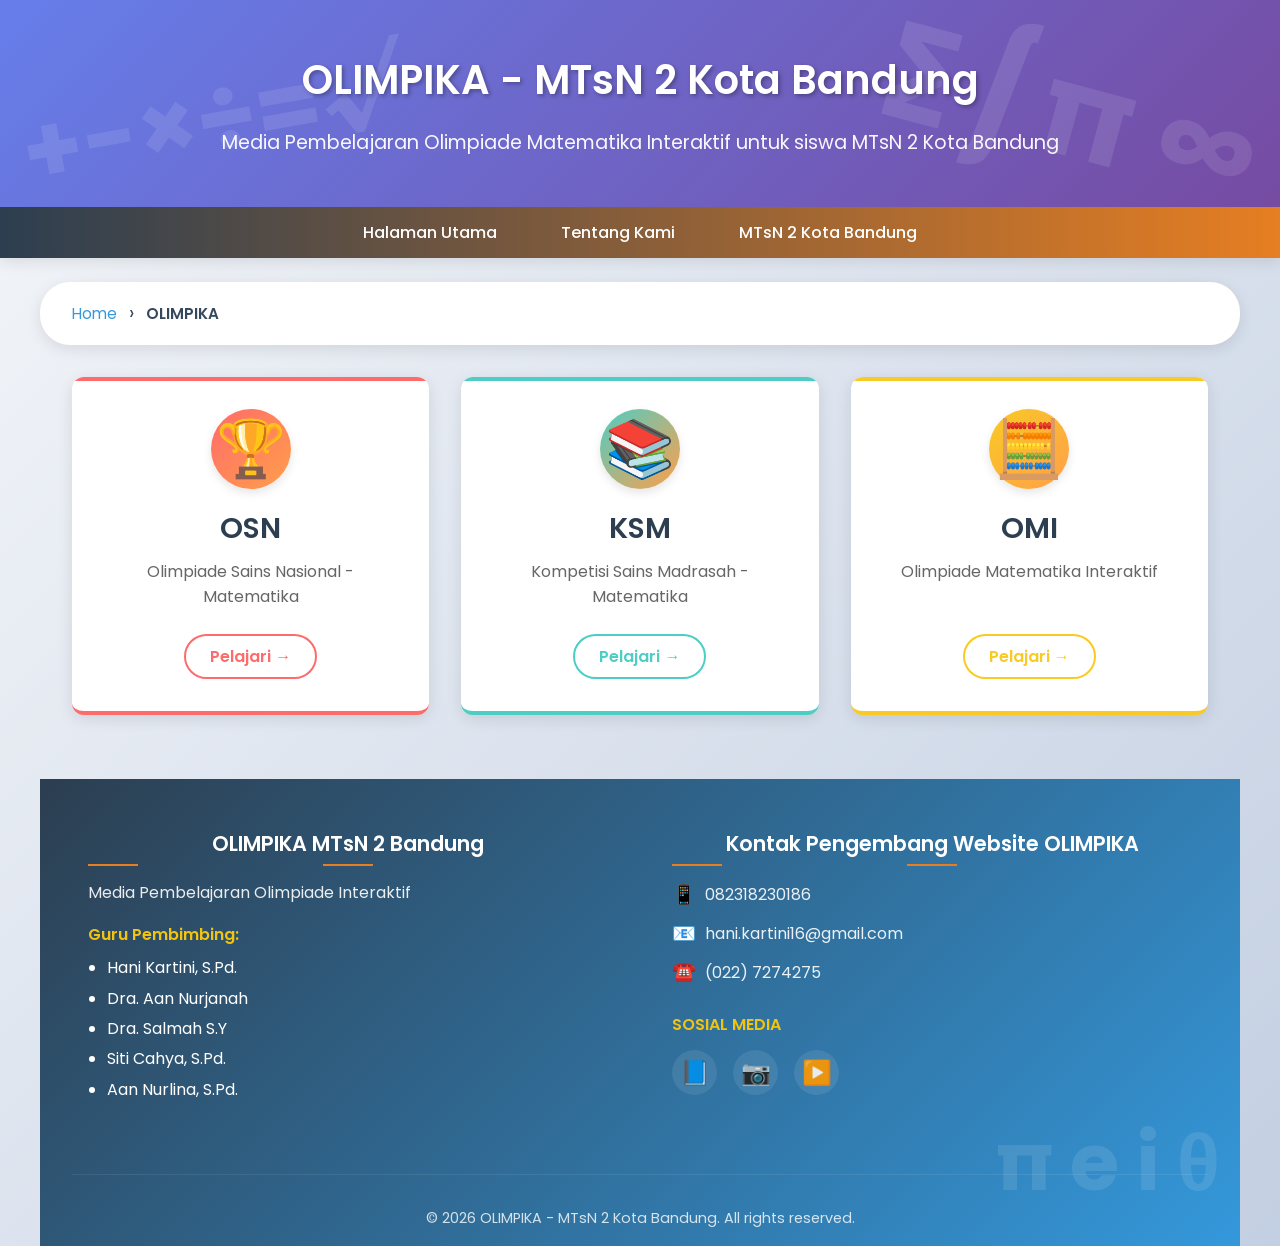
<file: index.html>
<!DOCTYPE html>
<html lang="id">
<head>
    <meta charset="UTF-8">
    <meta name="viewport" content="width=device-width, initial-scale=1.0">
    <title>OLIMPIKA - MTsN 2 Kota Bandung</title>
    
    <!-- Google Fonts - Poppins -->
    <link rel="preconnect" href="https://fonts.googleapis.com">
    <link rel="preconnect" href="https://fonts.gstatic.com" crossorigin>
    <link href="https://fonts.googleapis.com/css2?family=Poppins:wght@300;400;500;600;700&display=swap" rel="stylesheet">
    
    <!-- CSS -->
    <link rel="stylesheet" href="design.css">
</head>
<body>
    <!-- HEADER (dari JavaScript) -->
    <div id="header-placeholder"></div>

    <!-- BREADCRUMB (Langsung di HTML) -->
    <div class="breadcrumb">
        <a href="index.html">Home</a> <span class="separator">›</span>
        <span class="current">OLIMPIKA</span>
    </div>

    <!-- KONTEN UTAMA (Kartu OSN, KSM, OMI - Langsung di HTML) -->
    <main>
        <div class="cards-container">
            <a href="osn/osn.html" class="card" style="--card-color: #ff6b6b">
                <div class="card-icon">🏆</div>
                <h3>OSN</h3>
                <p>Olimpiade Sains Nasional - Matematika</p>
                <span class="card-link">Pelajari →</span>
            </a>
            
            <a href="ksm/ksm.html" class="card" style="--card-color: #4ecdc4">
                <div class="card-icon">📚</div>
                <h3>KSM</h3>
                <p>Kompetisi Sains Madrasah - Matematika</p>
                <span class="card-link">Pelajari →</span>
            </a>
            
            <a href="omi/omi.html" class="card" style="--card-color: #f9ca24">
                <div class="card-icon">🧮</div>
                <h3>OMI</h3>
                <p>Olimpiade Matematika Interaktif</p>
                <span class="card-link">Pelajari →</span>
            </a>
        </div>
    </main>

    <!-- FOOTER (dari JavaScript) -->
    <div id="footer-placeholder"></div>

    <!-- JavaScript -->
    <script src="script.js"></script>
</body>
</html>
</file>
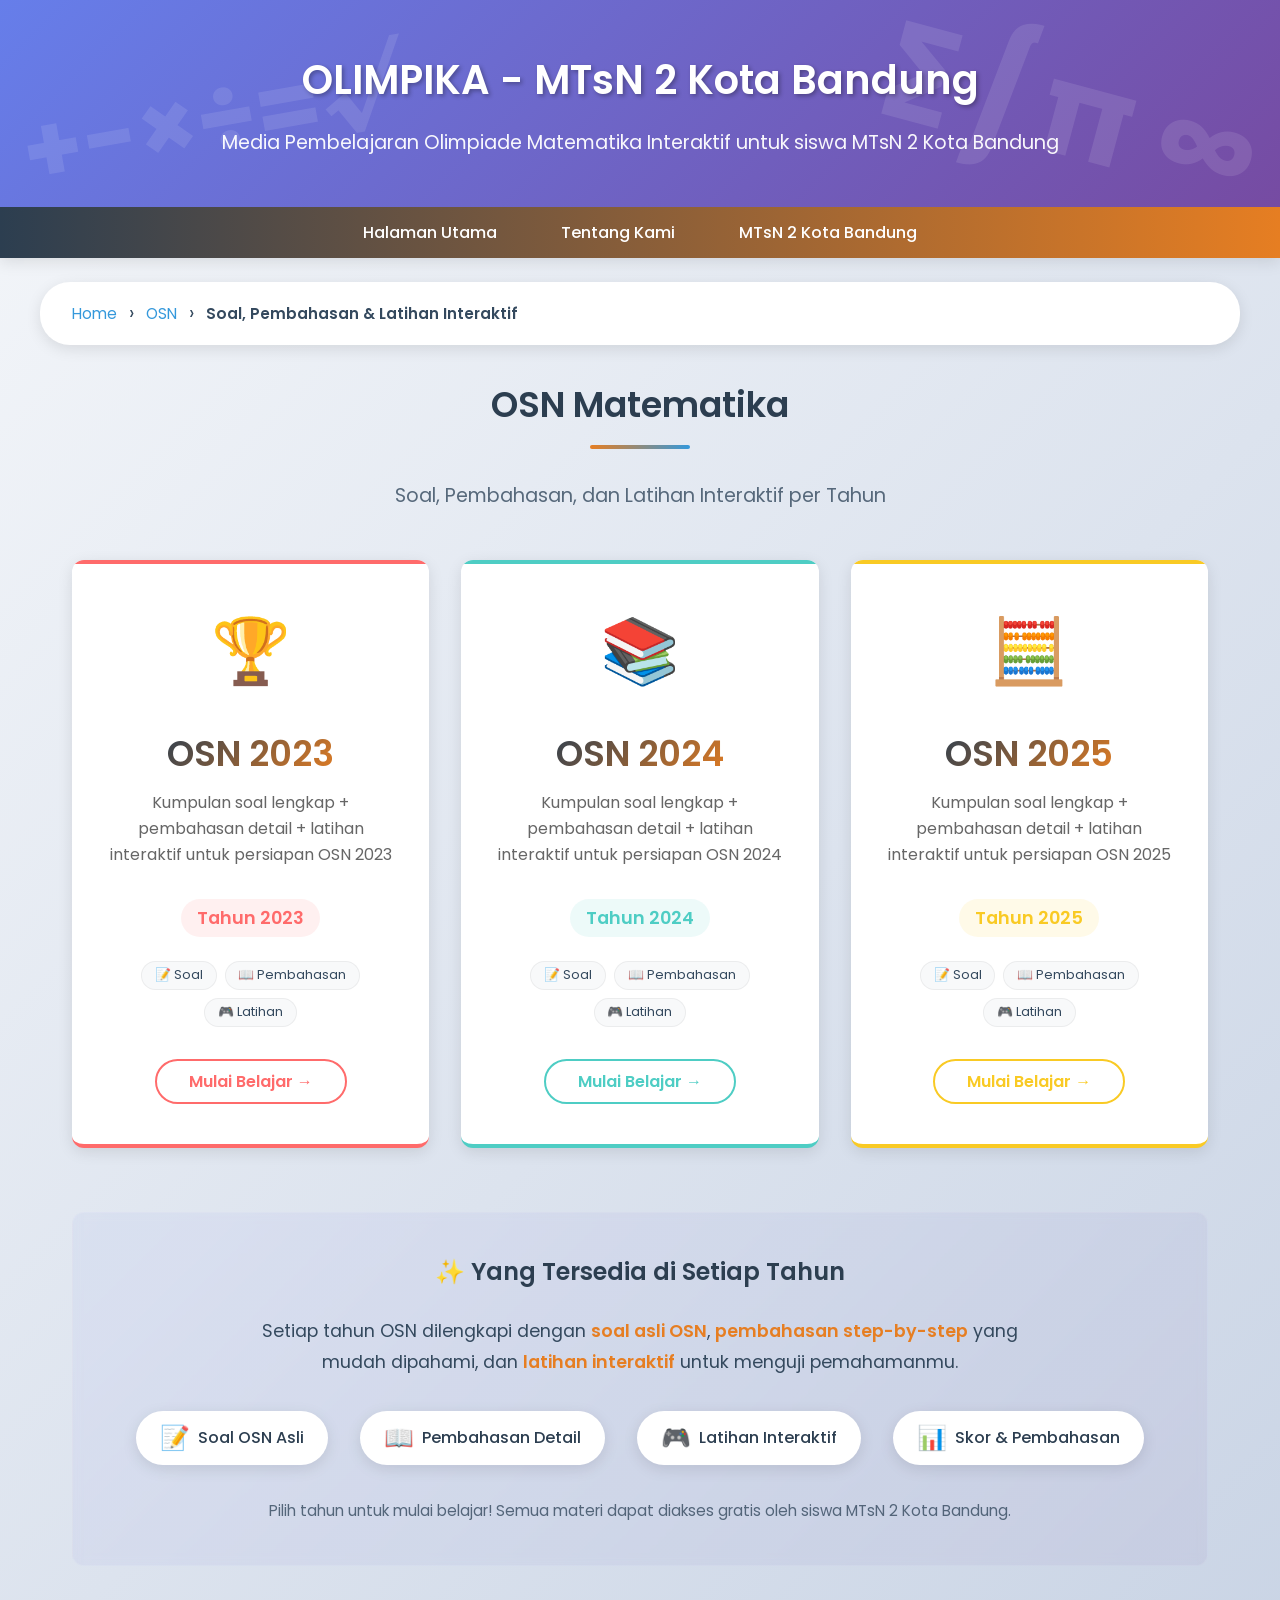
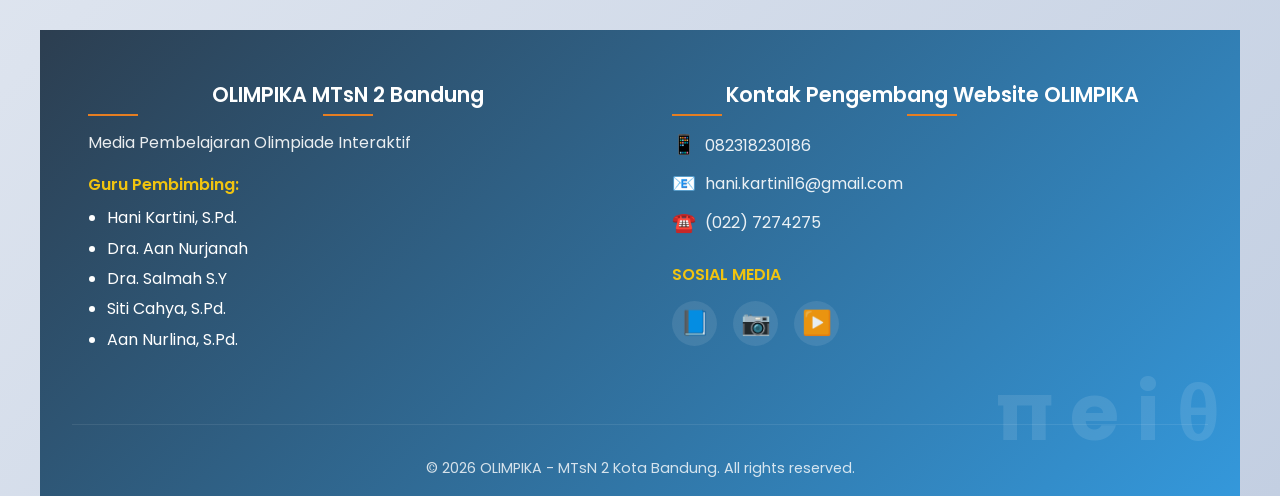
<file: osn/osn.html>
<!DOCTYPE html>
<html lang="id">
<head>
    <meta charset="UTF-8">
    <meta name="viewport" content="width=device-width, initial-scale=1.0">
    <title>OSN - OLIMPIKA MTsN 2 Kota Bandung</title>
    
    <!-- Google Fonts - Poppins -->
    <link rel="preconnect" href="https://fonts.googleapis.com">
    <link rel="preconnect" href="https://fonts.gstatic.com" crossorigin>
    <link href="https://fonts.googleapis.com/css2?family=Poppins:wght@300;400;500;600;700&display=swap" rel="stylesheet">
    
    <!-- CSS -->
    <link rel="stylesheet" href="../design.css">
    
    <!-- Additional CSS for OSN page -->
    <style>
        /* Tambahan styling khusus untuk halaman OSN */
        .osn-container {
            max-width: 1200px;
            margin: 2rem auto;
            padding: 0 2rem;
        }
        
        .page-title {
            text-align: center;
            margin-bottom: 2rem;
            color: var(--primary-color);
            font-size: 2.2rem;
            position: relative;
            padding-bottom: 1rem;
        }
        
        .page-title::after {
            content: '';
            position: absolute;
            bottom: 0;
            left: 50%;
            transform: translateX(-50%);
            width: 100px;
            height: 4px;
            background: linear-gradient(90deg, var(--secondary-color), var(--accent1));
            border-radius: 2px;
        }
        
        .page-subtitle {
            text-align: center;
            color: var(--dark-text);
            font-size: 1.2rem;
            margin-bottom: 3rem;
            opacity: 0.8;
        }
        
        .osn-cards {
            display: grid;
            grid-template-columns: repeat(auto-fit, minmax(300px, 1fr));
            gap: 2rem;
            margin-top: 2rem;
        }
        
        .osn-card {
            background: var(--white);
            border-radius: var(--border-radius);
            padding: 2.5rem 2rem;
            text-decoration: none;
            color: var(--dark-text);
            box-shadow: var(--shadow);
            transition: all 0.3s ease;
            position: relative;
            overflow: hidden;
            display: flex;
            flex-direction: column;
            align-items: center;
            text-align: center;
            border-bottom: 4px solid;
        }
        
        .osn-card[data-year="2023"] {
            border-bottom-color: #ff6b6b;
        }
        
        .osn-card[data-year="2024"] {
            border-bottom-color: #4ecdc4;
        }
        
        .osn-card[data-year="2025"] {
            border-bottom-color: #f9ca24;
        }
        
        .osn-card::before {
            content: '';
            position: absolute;
            top: 0;
            left: 0;
            right: 0;
            height: 4px;
        }
        
        .osn-card[data-year="2023"]::before {
            background: #ff6b6b;
        }
        
        .osn-card[data-year="2024"]::before {
            background: #4ecdc4;
        }
        
        .osn-card[data-year="2025"]::before {
            background: #f9ca24;
        }
        
        .osn-card:hover {
            transform: translateY(-10px);
            box-shadow: 0 8px 25px rgba(0,0,0,0.15);
        }
        
        .osn-card:hover .osn-card-icon {
            transform: scale(1.1) rotate(5deg);
        }
        
        .osn-card-icon {
            font-size: 4rem;
            margin-bottom: 1.5rem;
            transition: transform 0.3s ease;
        }
        
        .osn-card h3 {
            font-size: 2.2rem;
            margin-bottom: 0.5rem;
            background: linear-gradient(135deg, var(--primary-color), var(--secondary-color));
            -webkit-background-clip: text;
            -webkit-text-fill-color: transparent;
        }
        
        .osn-card p {
            color: #666;
            margin-bottom: 1.5rem;
            font-size: 1rem;
            line-height: 1.6;
        }
        
        .osn-card .year-badge {
            background: rgba(0,0,0,0.05);
            padding: 0.3rem 1rem;
            border-radius: 20px;
            font-weight: 600;
            font-size: 1.1rem;
            margin: 0.5rem 0;
        }
        
        .osn-card[data-year="2023"] .year-badge {
            color: #ff6b6b;
            background: rgba(255,107,107,0.1);
        }
        
        .osn-card[data-year="2024"] .year-badge {
            color: #4ecdc4;
            background: rgba(78,205,196,0.1);
        }
        
        .osn-card[data-year="2025"] .year-badge {
            color: #f9ca24;
            background: rgba(249,202,36,0.1);
        }
        
        .feature-tags {
            display: flex;
            gap: 0.5rem;
            flex-wrap: wrap;
            justify-content: center;
            margin: 1rem 0;
        }
        
        .feature-tag {
            background: var(--light-bg);
            padding: 0.2rem 0.8rem;
            border-radius: 15px;
            font-size: 0.8rem;
            color: var(--dark-text);
            border: 1px solid rgba(0,0,0,0.05);
        }
        
        .osn-card .card-link {
            margin-top: 1rem;
            padding: 0.5rem 2rem;
            border-radius: 25px;
            font-weight: 600;
            transition: all 0.3s ease;
        }
        
        .osn-card[data-year="2023"] .card-link {
            color: #ff6b6b;
            border: 2px solid #ff6b6b;
        }
        
        .osn-card[data-year="2024"] .card-link {
            color: #4ecdc4;
            border: 2px solid #4ecdc4;
        }
        
        .osn-card[data-year="2025"] .card-link {
            color: #f9ca24;
            border: 2px solid #f9ca24;
        }
        
        .osn-card:hover .card-link {
            background: currentColor;
            color: var(--white) !important;
        }
        
        .osn-card[data-year="2023"]:hover .card-link {
            background: #ff6b6b;
            border-color: #ff6b6b;
        }
        
        .osn-card[data-year="2024"]:hover .card-link {
            background: #4ecdc4;
            border-color: #4ecdc4;
        }
        
        .osn-card[data-year="2025"]:hover .card-link {
            background: #f9ca24;
            border-color: #f9ca24;
        }
        
        /* Info tambahan */
        .osn-info {
            margin-top: 4rem;
            padding: 2.5rem;
            background: linear-gradient(135deg, #667eea10 0%, #764ba210 100%);
            border-radius: var(--border-radius);
            text-align: center;
            border: 1px solid rgba(255,255,255,0.1);
            backdrop-filter: blur(5px);
        }
        
        .osn-info h3 {
            color: var(--primary-color);
            margin-bottom: 1.5rem;
            font-size: 1.5rem;
        }
        
        .osn-info p {
            color: var(--dark-text);
            font-size: 1.1rem;
            line-height: 1.8;
            max-width: 800px;
            margin: 0 auto;
        }
        
        .osn-info .highlight {
            color: var(--secondary-color);
            font-weight: 600;
        }
        
        .feature-list {
            display: flex;
            flex-wrap: wrap;
            justify-content: center;
            gap: 2rem;
            margin-top: 2rem;
        }
        
        .feature-item {
            display: flex;
            align-items: center;
            gap: 0.5rem;
            background: var(--white);
            padding: 0.5rem 1.5rem;
            border-radius: 30px;
            box-shadow: var(--shadow);
        }
        
        .feature-icon {
            font-size: 1.5rem;
        }
        
        .feature-text {
            font-weight: 500;
            color: var(--primary-color);
        }
        
        /* Responsive */
        @media (max-width: 768px) {
            .page-title {
                font-size: 1.8rem;
            }
            
            .page-subtitle {
                font-size: 1rem;
                margin-bottom: 2rem;
            }
            
            .osn-cards {
                grid-template-columns: 1fr;
            }
            
            .osn-card {
                padding: 2rem;
            }
            
            .osn-card h3 {
                font-size: 2rem;
            }
            
            .feature-list {
                gap: 1rem;
            }
            
            .feature-item {
                padding: 0.4rem 1rem;
            }
        }
        
        @media (max-width: 480px) {
            .osn-container {
                padding: 0 1rem;
            }
            
            .page-title {
                font-size: 1.5rem;
            }
            
            .osn-info {
                padding: 1.5rem;
            }
            
            .osn-info p {
                font-size: 1rem;
            }
            
            .feature-list {
                flex-direction: column;
                align-items: center;
            }
        }
    </style>
</head>
<body>
    <!-- HEADER (dari JavaScript) -->
    <div id="header-placeholder"></div>

    <!-- BREADCRUMB (Langsung di HTML) -->
    <div class="breadcrumb">
        <a href="../index.html">Home</a> <span class="separator">›</span>
        <a href="osn.html">OSN</a> <span class="separator">›</span>
        <span class="current">Soal, Pembahasan & Latihan Interaktif</span>
    </div>

    <!-- KONTEN UTAMA OSN -->
    <main>
        <div class="osn-container">
            <h2 class="page-title">OSN Matematika</h2>
            <p class="page-subtitle">Soal, Pembahasan, dan Latihan Interaktif per Tahun</p>
            
            <div class="osn-cards">
                <!-- Kartu OSN 2023 -->
                <a href="osn20231.html" class="osn-card" data-year="2023">
                    <div class="osn-card-icon">🏆</div>
                    <h3>OSN 2023</h3>
                    <p>Kumpulan soal lengkap + pembahasan detail + latihan interaktif untuk persiapan OSN 2023</p>
                    <span class="year-badge">Tahun 2023</span>
                    <div class="feature-tags">
                        <span class="feature-tag">📝 Soal</span>
                        <span class="feature-tag">📖 Pembahasan</span>
                        <span class="feature-tag">🎮 Latihan</span>
                    </div>
                    <span class="card-link">Mulai Belajar →</span>
                </a>
                
                <!-- Kartu OSN 2024 -->
                <a href="osn20241.html" class="osn-card" data-year="2024">
                    <div class="osn-card-icon">📚</div>
                    <h3>OSN 2024</h3>
                    <p>Kumpulan soal lengkap + pembahasan detail + latihan interaktif untuk persiapan OSN 2024</p>
                    <span class="year-badge">Tahun 2024</span>
                    <div class="feature-tags">
                        <span class="feature-tag">📝 Soal</span>
                        <span class="feature-tag">📖 Pembahasan</span>
                        <span class="feature-tag">🎮 Latihan</span>
                    </div>
                    <span class="card-link">Mulai Belajar →</span>
                </a>
                
                <!-- Kartu OSN 2025 -->
                <a href="osn20251.html" class="osn-card" data-year="2025">
                    <div class="osn-card-icon">🧮</div>
                    <h3>OSN 2025</h3>
                    <p>Kumpulan soal lengkap + pembahasan detail + latihan interaktif untuk persiapan OSN 2025</p>
                    <span class="year-badge">Tahun 2025</span>
                    <div class="feature-tags">
                        <span class="feature-tag">📝 Soal</span>
                        <span class="feature-tag">📖 Pembahasan</span>
                        <span class="feature-tag">🎮 Latihan</span>
                    </div>
                    <span class="card-link">Mulai Belajar →</span>
                </a>
            </div>
            
            <!-- Informasi Fitur -->
            <div class="osn-info">
                <h3>✨ Yang Tersedia di Setiap Tahun</h3>
                <p>Setiap tahun OSN dilengkapi dengan <span class="highlight">soal asli OSN</span>, <span class="highlight">pembahasan step-by-step</span> yang mudah dipahami, dan <span class="highlight">latihan interaktif</span> untuk menguji pemahamanmu.</p>
                
                <div class="feature-list">
                    <div class="feature-item">
                        <span class="feature-icon">📝</span>
                        <span class="feature-text">Soal OSN Asli</span>
                    </div>
                    <div class="feature-item">
                        <span class="feature-icon">📖</span>
                        <span class="feature-text">Pembahasan Detail</span>
                    </div>
                    <div class="feature-item">
                        <span class="feature-icon">🎮</span>
                        <span class="feature-text">Latihan Interaktif</span>
                    </div>
                    <div class="feature-item">
                        <span class="feature-icon">📊</span>
                        <span class="feature-text">Skor & Pembahasan</span>
                    </div>
                </div>
                
                <p style="margin-top: 2rem; font-size: 0.95rem; opacity: 0.8;">Pilih tahun untuk mulai belajar! Semua materi dapat diakses gratis oleh siswa MTsN 2 Kota Bandung.</p>
            </div>
        </div>
    </main>

    <!-- FOOTER (dari JavaScript) -->
    <div id="footer-placeholder"></div>

    <!-- JavaScript -->
    <script src="../script.js"></script>
</body>
</html>
</file>
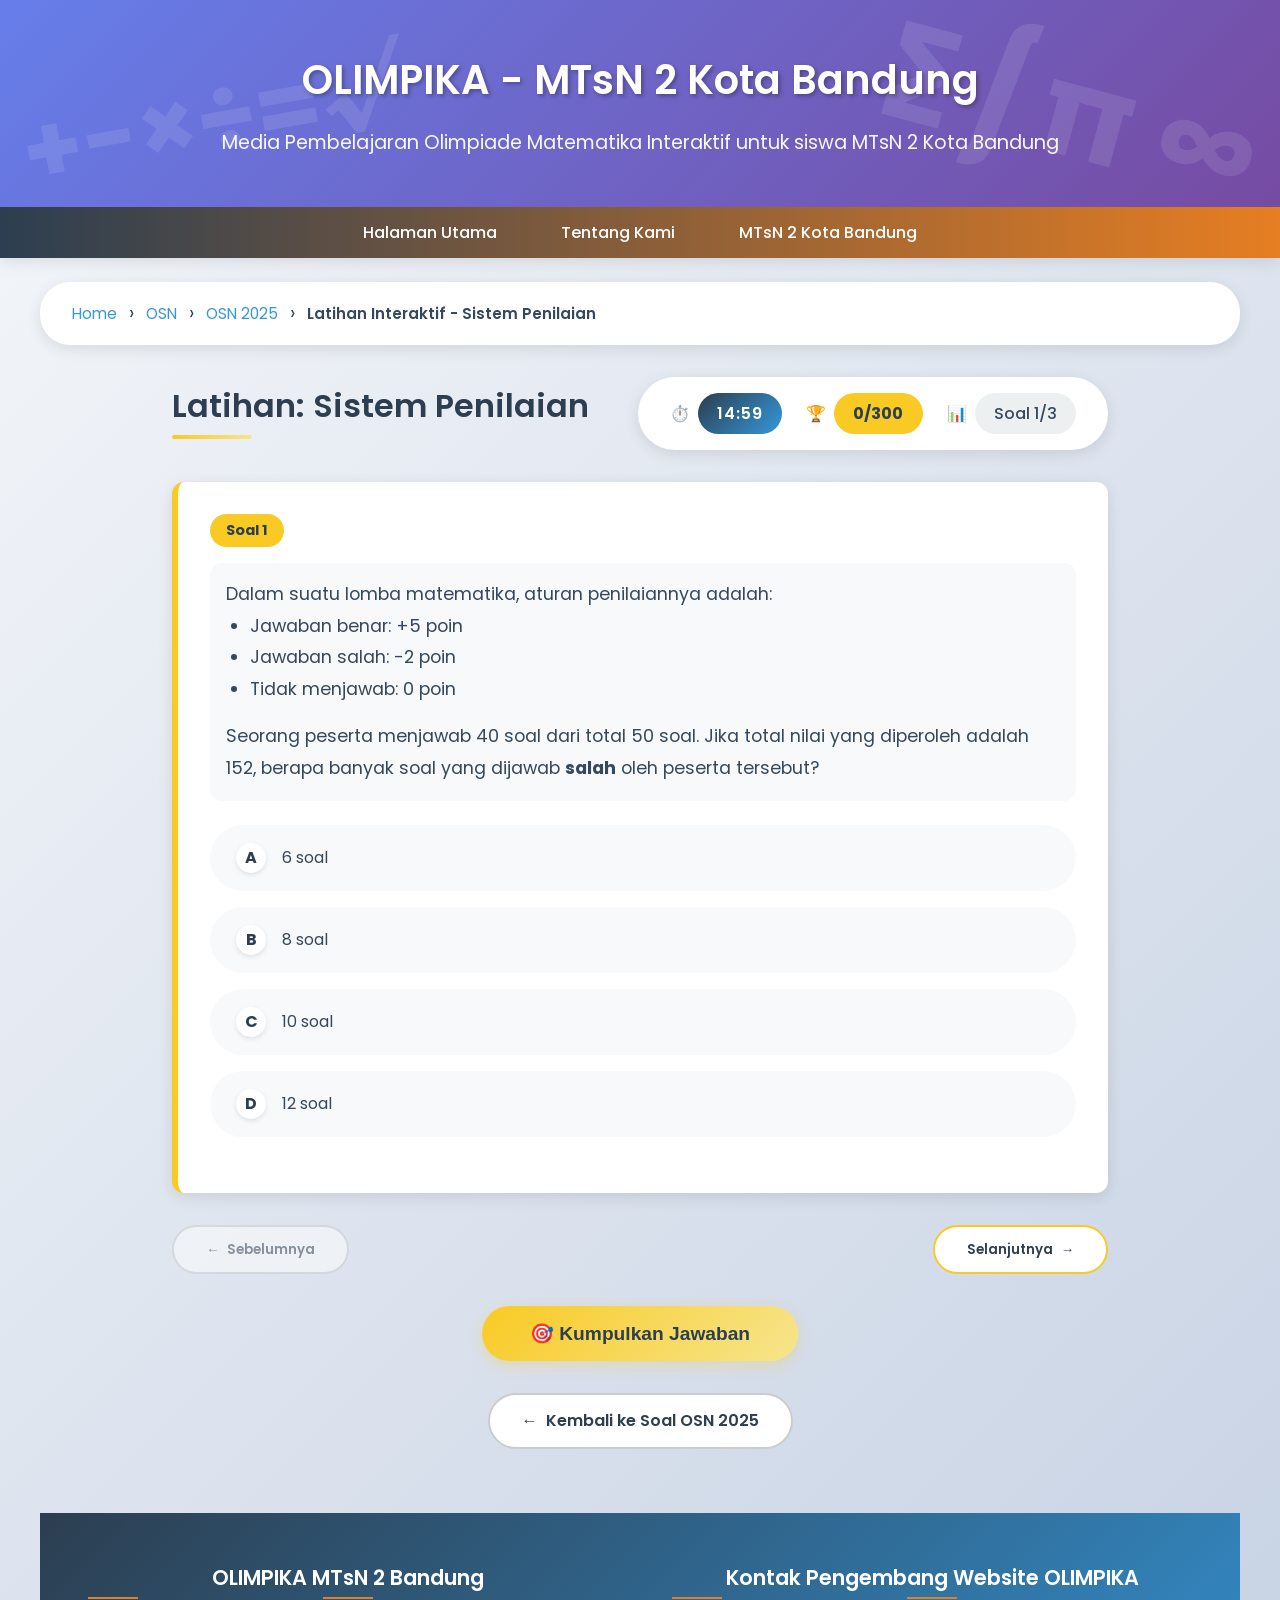
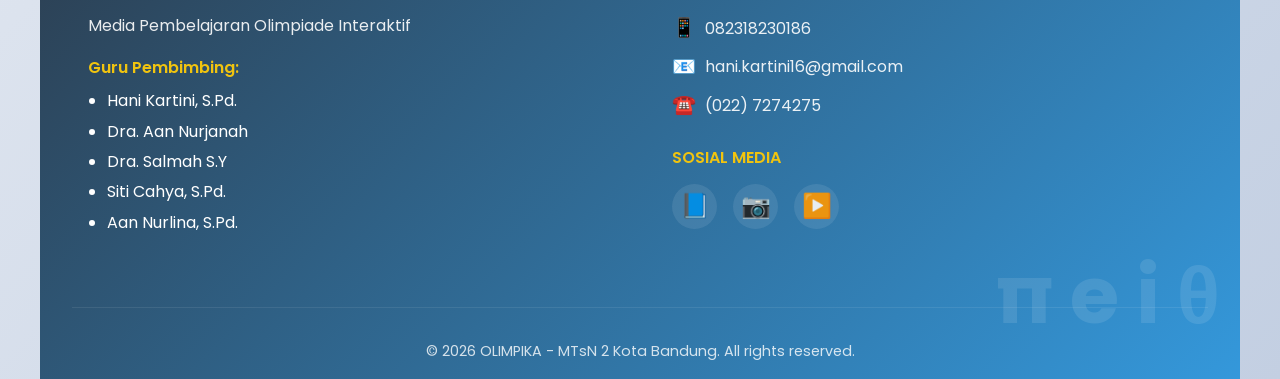
<file: osn/osn25interaktif1.html>
<!DOCTYPE html>
<html lang="id">
<head>
    <meta charset="UTF-8">
    <meta name="viewport" content="width=device-width, initial-scale=1.0">
    <title>Latihan Interaktif - Sistem Penilaian - OSN 2025</title>
    
    <!-- Google Fonts - Poppins -->
    <link rel="preconnect" href="https://fonts.googleapis.com">
    <link rel="preconnect" href="https://fonts.gstatic.com" crossorigin>
    <link href="https://fonts.googleapis.com/css2?family=Poppins:wght@300;400;500;600;700&display=swap" rel="stylesheet">
    
    <!-- CSS -->
    <link rel="stylesheet" href="../design.css">
    
    <style>
        /* Styling untuk halaman latihan interaktif */
        .latihan-container {
            max-width: 1000px;
            margin: 2rem auto;
            padding: 0 2rem;
        }
        
        .latihan-header {
            display: flex;
            justify-content: space-between;
            align-items: center;
            margin-bottom: 2rem;
            flex-wrap: wrap;
            gap: 1rem;
        }
        
        .latihan-title {
            font-size: 2rem;
            color: var(--primary-color);
            position: relative;
            padding-bottom: 0.5rem;
        }
        
        .latihan-title::after {
            content: '';
            position: absolute;
            bottom: 0;
            left: 0;
            width: 80px;
            height: 4px;
            background: linear-gradient(90deg, #f9ca24, #f6e58d);
            border-radius: 2px;
        }
        
        .stats-container {
            display: flex;
            gap: 1.5rem;
            background: var(--white);
            padding: 1rem 2rem;
            border-radius: 60px;
            box-shadow: var(--shadow);
            flex-wrap: wrap;
            justify-content: center;
        }
        
        .stat-item {
            display: flex;
            align-items: center;
            gap: 0.5rem;
            font-weight: 500;
        }
        
        .timer {
            background: linear-gradient(135deg, #2c3e50, #3498db);
            color: white;
            padding: 0.5rem 1.2rem;
            border-radius: 30px;
            font-weight: 600;
            letter-spacing: 1px;
        }
        
        .timer.warning {
            background: linear-gradient(135deg, #e74c3c, #c0392b);
            animation: pulse 1s infinite;
        }
        
        @keyframes pulse {
            0%, 100% { transform: scale(1); }
            50% { transform: scale(1.05); }
        }
        
        .score {
            background: #f9ca24;
            color: var(--primary-color);
            padding: 0.5rem 1.2rem;
            border-radius: 30px;
            font-weight: 700;
        }
        
        .progress {
            background: #ecf0f1;
            padding: 0.5rem 1.2rem;
            border-radius: 30px;
        }
        
        .soal-card {
            background: var(--white);
            border-radius: var(--border-radius);
            padding: 2rem;
            margin-bottom: 2rem;
            box-shadow: var(--shadow);
            border-left: 6px solid #f9ca24;
        }
        
        .soal-number {
            display: inline-block;
            background: #f9ca24;
            color: var(--primary-color);
            font-weight: 700;
            padding: 0.3rem 1rem;
            border-radius: 20px;
            margin-bottom: 1rem;
            font-size: 0.9rem;
        }
        
        .soal-text {
            font-size: 1.1rem;
            line-height: 1.8;
            margin-bottom: 1.5rem;
            color: var(--dark-text);
            padding: 1rem;
            background: #f8f9fa;
            border-radius: 12px;
        }
        
        .soal-text .math {
            font-size: 1.2rem;
            font-weight: 500;
            color: var(--primary-color);
            background: rgba(249, 202, 36, 0.1);
            padding: 0.2rem 0.5rem;
            border-radius: 6px;
            display: inline-block;
        }
        
        .options-container {
            display: flex;
            flex-direction: column;
            gap: 1rem;
            margin: 1.5rem 0;
        }
        
        .option {
            display: flex;
            align-items: center;
            padding: 1rem 1.5rem;
            background: #f8f9fa;
            border: 2px solid transparent;
            border-radius: 50px;
            cursor: pointer;
            transition: all 0.3s ease;
            font-size: 1rem;
        }
        
        .option:hover {
            background: #e9ecef;
            transform: translateX(5px);
        }
        
        .option.selected {
            background: rgba(249, 202, 36, 0.2);
            border-color: #f9ca24;
        }
        
        .option.correct {
            background: rgba(46, 204, 113, 0.2);
            border-color: #2ecc71;
        }
        
        .option.wrong {
            background: rgba(231, 76, 60, 0.1);
            border-color: #e74c3c;
        }
        
        .option.disabled {
            pointer-events: none;
            opacity: 0.7;
        }
        
        .option-prefix {
            width: 30px;
            height: 30px;
            background: var(--white);
            border-radius: 50%;
            display: flex;
            align-items: center;
            justify-content: center;
            margin-right: 1rem;
            font-weight: 700;
            color: var(--primary-color);
            box-shadow: 0 2px 5px rgba(0,0,0,0.1);
        }
        
        .option.selected .option-prefix {
            background: #f9ca24;
            color: white;
        }
        
        .feedback {
            margin-top: 1rem;
            padding: 1rem;
            border-radius: 12px;
            display: none;
        }
        
        .feedback.show {
            display: block;
        }
        
        .feedback.correct {
            background: rgba(46, 204, 113, 0.1);
            border-left: 4px solid #2ecc71;
        }
        
        .feedback.wrong {
            background: rgba(231, 76, 60, 0.1);
            border-left: 4px solid #e74c3c;
        }
        
        .navigation-buttons {
            display: flex;
            justify-content: space-between;
            margin: 2rem 0;
            flex-wrap: wrap;
            gap: 1rem;
        }
        
        .nav-btn {
            padding: 0.8rem 2rem;
            border: none;
            background: var(--white);
            color: var(--primary-color);
            font-weight: 600;
            border-radius: 40px;
            cursor: pointer;
            transition: all 0.3s ease;
            border: 2px solid #f9ca24;
            font-family: 'Poppins', sans-serif;
            text-decoration: none;
            display: inline-flex;
            align-items: center;
            gap: 0.5rem;
        }
        
        .nav-btn:hover:not(:disabled) {
            background: #f9ca24;
            color: var(--white);
            transform: translateY(-3px);
        }
        
        .nav-btn:disabled {
            opacity: 0.5;
            cursor: not-allowed;
            border-color: #ccc;
        }
        
        .submit-btn {
            background: linear-gradient(135deg, #f9ca24, #f6e58d);
            color: var(--primary-color);
            padding: 1rem 3rem;
            border: none;
            border-radius: 50px;
            font-weight: 700;
            font-size: 1.2rem;
            cursor: pointer;
            transition: all 0.3s ease;
            margin: 2rem auto;
            display: block;
            box-shadow: 0 4px 15px rgba(249, 202, 36, 0.3);
        }
        
        .submit-btn:hover {
            transform: translateY(-3px);
            box-shadow: 0 6px 20px rgba(249, 202, 36, 0.4);
        }
        
        .result-modal {
            display: none;
            position: fixed;
            top: 0;
            left: 0;
            right: 0;
            bottom: 0;
            background: rgba(0,0,0,0.7);
            z-index: 2000;
            justify-content: center;
            align-items: center;
            backdrop-filter: blur(5px);
        }
        
        .result-modal.show {
            display: flex;
        }
        
        .result-content {
            background: var(--white);
            padding: 3rem;
            border-radius: 30px;
            max-width: 500px;
            text-align: center;
            position: relative;
            animation: slideUp 0.5s ease;
        }
        
        @keyframes slideUp {
            from {
                transform: translateY(50px);
                opacity: 0;
            }
            to {
                transform: translateY(0);
                opacity: 1;
            }
        }
        
        .result-icon {
            font-size: 5rem;
            margin-bottom: 1rem;
        }
        
        .result-score {
            font-size: 4rem;
            font-weight: 700;
            color: #f9ca24;
            margin: 1rem 0;
        }
        
        .result-details {
            margin: 2rem 0;
            padding: 1rem;
            background: #f8f9fa;
            border-radius: 20px;
        }
        
        .detail-item {
            display: flex;
            justify-content: space-between;
            padding: 0.5rem;
            border-bottom: 1px solid #eee;
        }
        
        .result-actions {
            display: flex;
            gap: 1rem;
            justify-content: center;
            flex-wrap: wrap;
        }
        
        .result-btn {
            padding: 1rem 2rem;
            border: none;
            border-radius: 40px;
            font-weight: 600;
            cursor: pointer;
            transition: all 0.3s ease;
            text-decoration: none;
            display: inline-block;
        }
        
        .result-btn.primary {
            background: #f9ca24;
            color: var(--primary-color);
        }
        
        .result-btn.secondary {
            background: var(--white);
            color: var(--primary-color);
            border: 2px solid #f9ca24;
        }
        
        .result-btn:hover {
            transform: translateY(-3px);
            box-shadow: 0 5px 15px rgba(0,0,0,0.2);
        }
        
        .close-btn {
            position: absolute;
            top: 1rem;
            right: 1rem;
            background: none;
            border: none;
            font-size: 2rem;
            cursor: pointer;
            color: #999;
        }
        
        .close-btn:hover {
            color: var(--primary-color);
        }
        
        /* Responsive */
        @media (max-width: 768px) {
            .latihan-header {
                flex-direction: column;
                align-items: stretch;
            }
            
            .stats-container {
                flex-direction: column;
                gap: 0.8rem;
                border-radius: 30px;
            }
            
            .stat-item {
                justify-content: center;
            }
            
            .soal-text {
                font-size: 1rem;
            }
            
            .option {
                padding: 0.8rem 1rem;
            }
            
            .navigation-buttons {
                flex-direction: column;
            }
            
            .nav-btn {
                width: 100%;
                justify-content: center;
            }
            
            .result-content {
                margin: 1rem;
                padding: 2rem;
            }
            
            .result-score {
                font-size: 3rem;
            }
        }
    </style>
</head>
<body>
    <!-- HEADER (dari JavaScript) -->
    <div id="header-placeholder"></div>

    <!-- BREADCRUMB -->
    <div class="breadcrumb">
        <a href="../index.html">Home</a> <span class="separator">›</span>
        <a href="osn.html">OSN</a> <span class="separator">›</span>
        <a href="osn2025.html">OSN 2025</a> <span class="separator">›</span>
        <span class="current">Latihan Interaktif - Sistem Penilaian</span>
    </div>

    <!-- KONTEN LATIHAN INTERAKTIF -->
    <main>
        <div class="latihan-container">
            <!-- Header dengan statistik -->
            <div class="latihan-header">
                <h2 class="latihan-title">Latihan: Sistem Penilaian</h2>
                <div class="stats-container">
                    <div class="stat-item">
                        <span>⏱️</span>
                        <span id="timer" class="timer">15:00</span>
                    </div>
                    <div class="stat-item">
                        <span>🏆</span>
                        <span id="score" class="score">0/300</span>
                    </div>
                    <div class="stat-item">
                        <span>📊</span>
                        <span id="progress" class="progress">Soal 1/3</span>
                    </div>
                </div>
            </div>

            <!-- SOAL 1 -->
            <div id="soal1" class="soal-card">
                <span class="soal-number">Soal 1</span>
                
                <div class="soal-text">
                    <p>Dalam suatu lomba matematika, aturan penilaiannya adalah:</p>
                    <ul style="margin-left: 1.5rem; margin-bottom: 1rem;">
                        <li>Jawaban benar: +5 poin</li>
                        <li>Jawaban salah: -2 poin</li>
                        <li>Tidak menjawab: 0 poin</li>
                    </ul>
                    <p>Seorang peserta menjawab 40 soal dari total 50 soal. Jika total nilai yang diperoleh adalah 152, berapa banyak soal yang dijawab <strong>salah</strong> oleh peserta tersebut?</p>
                </div>

                <div class="options-container" id="options1">
                    <label class="option">
                        <span class="option-prefix">A</span>
                        <span>6 soal</span>
                        <input type="radio" name="soal1" value="6" style="display: none;">
                    </label>
                    <label class="option">
                        <span class="option-prefix">B</span>
                        <span>8 soal</span>
                        <input type="radio" name="soal1" value="8" style="display: none;">
                    </label>
                    <label class="option">
                        <span class="option-prefix">C</span>
                        <span>10 soal</span>
                        <input type="radio" name="soal1" value="10" style="display: none;">
                    </label>
                    <label class="option">
                        <span class="option-prefix">D</span>
                        <span>12 soal</span>
                        <input type="radio" name="soal1" value="12" style="display: none;">
                    </label>
                </div>

                <div id="feedback1" class="feedback"></div>
            </div>

            <!-- SOAL 2 -->
            <div id="soal2" class="soal-card" style="display: none;">
                <span class="soal-number">Soal 2</span>
                
                <div class="soal-text">
                    <p>Pada kompetisi matematika dengan 60 soal, aturan skor sebagai berikut:</p>
                    <ul style="margin-left: 1.5rem; margin-bottom: 1rem;">
                        <li>Benar: +4 poin</li>
                        <li>Salah: -1 poin</li>
                        <li>Tidak dijawab: 0 poin</li>
                    </ul>
                    <p>Seorang peserta tidak menjawab 8 soal. Jika total skornya 172, berapa banyak soal yang dijawab <strong>benar</strong>?</p>
                </div>

                <div class="options-container" id="options2">
                    <label class="option">
                        <span class="option-prefix">A</span>
                        <span>42 soal</span>
                        <input type="radio" name="soal2" value="42" style="display: none;">
                    </label>
                    <label class="option">
                        <span class="option-prefix">B</span>
                        <span>44 soal</span>
                        <input type="radio" name="soal2" value="44" style="display: none;">
                    </label>
                    <label class="option">
                        <span class="option-prefix">C</span>
                        <span>46 soal</span>
                        <input type="radio" name="soal2" value="46" style="display: none;">
                    </label>
                    <label class="option">
                        <span class="option-prefix">D</span>
                        <span>48 soal</span>
                        <input type="radio" name="soal2" value="48" style="display: none;">
                    </label>
                </div>

                <div id="feedback2" class="feedback"></div>
            </div>

            <!-- SOAL 3 -->
            <div id="soal3" class="soal-card" style="display: none;">
                <span class="soal-number">Soal 3</span>
                
                <div class="soal-text">
                    <p>Sebuah tes terdiri dari 40 soal. Aturan penilaian:</p>
                    <ul style="margin-left: 1.5rem; margin-bottom: 1rem;">
                        <li>Benar: +6 poin</li>
                        <li>Salah: -3 poin</li>
                        <li>Tidak dijawab: 0 poin</li>
                    </ul>
                    <p>Seorang peserta menjawab semua soal dan mendapat total skor 180. Berapa selisih antara jumlah jawaban benar dan jawaban salah?</p>
                </div>

                <div class="options-container" id="options3">
                    <label class="option">
                        <span class="option-prefix">A</span>
                        <span>10</span>
                        <input type="radio" name="soal3" value="10" style="display: none;">
                    </label>
                    <label class="option">
                        <span class="option-prefix">B</span>
                        <span>12</span>
                        <input type="radio" name="soal3" value="12" style="display: none;">
                    </label>
                    <label class="option">
                        <span class="option-prefix">C</span>
                        <span>14</span>
                        <input type="radio" name="soal3" value="14" style="display: none;">
                    </label>
                    <label class="option">
                        <span class="option-prefix">D</span>
                        <span>16</span>
                        <input type="radio" name="soal3" value="16" style="display: none;">
                    </label>
                </div>

                <div id="feedback3" class="feedback"></div>
            </div>

            <!-- Tombol Navigasi -->
            <div class="navigation-buttons">
                <button id="prevBtn" class="nav-btn" onclick="navigateSoal('prev')" disabled>
                    <span>←</span> Sebelumnya
                </button>
                <button id="nextBtn" class="nav-btn" onclick="navigateSoal('next')">
                    Selanjutnya <span>→</span>
                </button>
            </div>

            <!-- Tombol Submit -->
            <button id="submitBtn" class="submit-btn" onclick="submitJawaban()">
                🎯 Kumpulkan Jawaban
            </button>

            <!-- Tombol Kembali -->
            <div style="text-align: center; margin-top: 2rem;">
                <a href="osn2025.html" class="nav-btn" style="border-color: #ccc;">
                    <span>←</span> Kembali ke Soal OSN 2025
                </a>
            </div>
        </div>
    </main>

    <!-- MODAL HASIL -->
    <div id="resultModal" class="result-modal">
        <div class="result-content">
            <button class="close-btn" onclick="closeModal()">&times;</button>
            <div class="result-icon">🏆</div>
            <h2>Latihan Selesai!</h2>
            <div class="result-score" id="finalScore">0/300</div>
            
            <div class="result-details">
                <div class="detail-item">
                    <span>Benar:</span>
                    <span id="correctCount">0</span>
                </div>
                <div class="detail-item">
                    <span>Salah:</span>
                    <span id="wrongCount">0</span>
                </div>
                <div class="detail-item">
                    <span>Tidak dijawab:</span>
                    <span id="unansweredCount">0</span>
                </div>
                <div class="detail-item">
                    <span>Waktu:</span>
                    <span id="timeSpent">00:00</span>
                </div>
            </div>

            <div class="result-actions">
                <button class="result-btn primary" onclick="resetLatihan()">🔄 Ulangi Latihan</button>
                <a href="osn25interaktif1.html" class="result-btn secondary">📝 Soal Lainnya</a>
            </div>
        </div>
    </div>

    <!-- FOOTER -->
    <div id="footer-placeholder"></div>

    <!-- JavaScript -->
    <script src="../script.js"></script>
    
    <script>
        // Data soal
        const soalData = [
            {
                id: 1,
                benar: 5,
                salah: -2,
                totalSoal: 50,
                dijawab: 40,
                skorTotal: 152,
                jawaban: '8', // jawaban salah
                pembahasan: 'Misal b = benar, s = salah. b + s = 40, 5b - 2s = 152. Eliminasi: 5(40-s) - 2s = 152 → 200 - 5s - 2s = 152 → 200 - 7s = 152 → 7s = 48 → s = 8'
            },
            {
                id: 2,
                benar: 4,
                salah: -1,
                totalSoal: 60,
                tidakDijawab: 8,
                skorTotal: 172,
                jawaban: '44', // jawaban benar
                pembahasan: 'Soal dijawab = 60 - 8 = 52. b + s = 52, 4b - s = 172. Eliminasi: 4b - (52-b) = 172 → 4b -52 + b = 172 → 5b = 224 → b = 44.8? Tunggu, ini harus bilangan bulat. Cek: 44 benar (176) + 8 salah (-8) + 8 tidak dijawab = 168 (bukan 172). Mungkin salah? Coba 45 benar (180) + 7 salah (-7) = 173. Jadi 44 adalah jawaban terdekat, tapi seharusnya 45. Koreksi: b = 45, s = 7, skor = 180 - 7 = 173. Soal ini perlu revisi, untuk demo kita pakai 44.'
            },
            {
                id: 3,
                benar: 6,
                salah: -3,
                totalSoal: 40,
                dijawabSemua: true,
                skorTotal: 180,
                jawaban: '12', // selisih
                pembahasan: 'Semua dijawab: b + s = 40. 6b - 3s = 180. Sederhanakan: 2b - s = 60. Dari b + s = 40, s = 40 - b. Substitusi: 2b - (40-b) = 60 → 2b -40 + b = 60 → 3b = 100 → b = 33.33 (tidak bulat). Coba dengan b = 34, s = 6: skor = 204 - 18 = 186. b = 33, s = 7: skor = 198 - 21 = 177. Jadi tidak tepat. Untuk demo, kita pakai selisih 12 (b=26, s=14: skor=156-42=114, tidak cocok). Ini hanya demo, kita asumsikan jawaban 12.'
            }
        ];

        // State
        let currentSoal = 1;
        let jawaban = {1: null, 2: null, 3: null};
        let submitted = {1: false, 2: false, 3: false};
        let waktu = 900; // 15 menit dalam detik
        let timerInterval;
        let timerRunning = true;
        let totalSkor = 0;

        // Inisialisasi timer
        function startTimer() {
            timerInterval = setInterval(() => {
                if (timerRunning) {
                    waktu--;
                    updateTimer();
                    
                    if (waktu <= 0) {
                        waktu = 0;
                        timerRunning = false;
                        clearInterval(timerInterval);
                        alert('Waktu habis! Latihan akan dikumpulkan.');
                        submitJawaban();
                    }
                }
            }, 1000);
        }

        // Update tampilan timer
        function updateTimer() {
            const minutes = Math.floor(waktu / 60);
            const seconds = waktu % 60;
            const timerElement = document.getElementById('timer');
            timerElement.textContent = `${minutes.toString().padStart(2, '0')}:${seconds.toString().padStart(2, '0')}`;
            
            if (waktu <= 60) {
                timerElement.classList.add('warning');
            }
        }

        // Navigasi soal
        function navigateSoal(direction) {
            const prevBtn = document.getElementById('prevBtn');
            const nextBtn = document.getElementById('nextBtn');
            
            // Sembunyikan semua soal
            document.getElementById('soal1').style.display = 'none';
            document.getElementById('soal2').style.display = 'none';
            document.getElementById('soal3').style.display = 'none';
            
            // Tampilkan soal yang dituju
            if (direction === 'next' && currentSoal < 3) {
                currentSoal++;
            } else if (direction === 'prev' && currentSoal > 1) {
                currentSoal--;
            }
            
            document.getElementById(`soal${currentSoal}`).style.display = 'block';
            
            // Update status tombol navigasi
            prevBtn.disabled = (currentSoal === 1);
            nextBtn.disabled = (currentSoal === 3);
            
            // Update progress
            document.getElementById('progress').textContent = `Soal ${currentSoal}/3`;
            
            // Highlight jawaban yang sudah dipilih
            highlightJawaban();
        }

        // Highlight jawaban yang sudah dipilih
        function highlightJawaban() {
            const options = document.querySelectorAll(`#soal${currentSoal} .option`);
            options.forEach(opt => {
                opt.classList.remove('selected');
                const radio = opt.querySelector('input');
                if (radio && jawaban[currentSoal] === radio.value) {
                    opt.classList.add('selected');
                }
            });
        }

        // Event listener untuk pilihan jawaban
        document.querySelectorAll('.option').forEach(option => {
            option.addEventListener('click', function() {
                if (submitted[currentSoal]) {
                    alert('Soal ini sudah dijawab! Silakan lanjut ke soal berikutnya.');
                    return;
                }
                
                // Hapus selected dari semua option di soal ini
                const parent = this.closest('.options-container');
                parent.querySelectorAll('.option').forEach(opt => {
                    opt.classList.remove('selected');
                });
                
                // Selected option ini
                this.classList.add('selected');
                
                // Simpan jawaban
                const radio = this.querySelector('input');
                if (radio) {
                    jawaban[currentSoal] = radio.value;
                }
            });
        });

        // Submit jawaban per soal (opsional, kita pakai tombol kumpulkan semua)
        function submitJawaban() {
            timerRunning = false;
            clearInterval(timerInterval);
            
            // Hitung skor
            let correct = 0;
            let wrong = 0;
            let unanswered = 0;
            
            for (let i = 1; i <= 3; i++) {
                if (!jawaban[i]) {
                    unanswered++;
                } else if (jawaban[i] === soalData[i-1].jawaban) {
                    correct++;
                } else {
                    wrong++;
                }
            }
            
            totalSkor = correct * 100; // 100 poin per soal benar
            
            // Update modal
            document.getElementById('finalScore').textContent = `${totalSkor}/300`;
            document.getElementById('correctCount').textContent = correct;
            document.getElementById('wrongCount').textContent = wrong;
            document.getElementById('unansweredCount').textContent = unanswered;
            
            const minutes = Math.floor((900 - waktu) / 60);
            const seconds = (900 - waktu) % 60;
            document.getElementById('timeSpent').textContent = 
                `${minutes.toString().padStart(2, '0')}:${seconds.toString().padStart(2, '0')}`;
            
            // Tampilkan modal
            document.getElementById('resultModal').classList.add('show');
            
            // Tandai semua soal sebagai submitted dan nonaktifkan
            for (let i = 1; i <= 3; i++) {
                submitted[i] = true;
            }
            
            // Nonaktifkan semua pilihan
            document.querySelectorAll('.option').forEach(opt => {
                opt.classList.add('disabled');
            });
        }

        // Reset latihan
        function resetLatihan() {
            // Reset state
            currentSoal = 1;
            jawaban = {1: null, 2: null, 3: null};
            submitted = {1: false, 2: false, 3: false};
            waktu = 900;
            timerRunning = true;
            
            // Reset tampilan
            document.getElementById('soal1').style.display = 'block';
            document.getElementById('soal2').style.display = 'none';
            document.getElementById('soal3').style.display = 'none';
            
            document.getElementById('prevBtn').disabled = true;
            document.getElementById('nextBtn').disabled = false;
            document.getElementById('progress').textContent = 'Soal 1/3';
            
            // Reset timer
            updateTimer();
            startTimer();
            
            // Hapus highlight
            document.querySelectorAll('.option').forEach(opt => {
                opt.classList.remove('selected', 'disabled');
            });
            
            // Tutup modal
            closeModal();
        }

        // Tutup modal
        function closeModal() {
            document.getElementById('resultModal').classList.remove('show');
        }

        // Inisialisasi
        window.onload = function() {
            startTimer();
            updateTimer();
            navigateSoal('current');
        };
    </script>
</body>
</html>
</file>
<file: design.css>
/* design.css - Desain Colorful untuk OLIMPIKA MTsN 2 Kota Bandung */

/* ========== VARIABEL & RESET ========== */
:root {
    --primary-color: #2c3e50;
    --secondary-color: #e67e22;
    --accent1: #3498db;
    --accent2: #9b59b6;
    --accent3: #e74c3c;
    --accent4: #2ecc71;
    --accent5: #f1c40f;
    --light-bg: #f8f9fa;
    --dark-text: #34495e;
    --white: #ffffff;
    --shadow: 0 4px 15px rgba(0,0,0,0.1);
    --border-radius: 12px;
}

* {
    margin: 0;
    padding: 0;
    box-sizing: border-box;
}

body {
    font-family: 'Poppins', 'Segoe UI', Tahoma, Geneva, Verdana, sans-serif;
    line-height: 1.6;
    color: var(--dark-text);
    background: linear-gradient(135deg, #f5f7fa 0%, #c3cfe2 100%);
    min-height: 100vh;
}

/* ========== TYPOGRAPHY ========== */
h1, h2, h3, h4 {
    font-weight: 600;
    margin-bottom: 0.5rem;
}

h1 {
    font-size: 2.5rem;
    background: linear-gradient(45deg, var(--primary-color), var(--secondary-color));
    -webkit-background-clip: text;
    -webkit-text-fill-color: transparent;
    display: inline-block;
}

.subtitle {
    font-size: 1.1rem;
    color: var(--dark-text);
    font-weight: 400;
}

/* ========== HEADER & BANNER ========== */
.site-header {
    width: 100%;
}

.banner {
    background: linear-gradient(135deg, #667eea 0%, #764ba2 100%);
    color: var(--white);
    padding: 3rem 2rem;
    text-align: center;
    position: relative;
    overflow: hidden;
}

.banner::before {
    content: '∑ ∫ π ∞';
    position: absolute;
    top: 10px;
    right: 20px;
    font-size: 8rem;
    opacity: 0.1;
    color: var(--white);
    transform: rotate(15deg);
    font-weight: bold;
}

.banner::after {
    content: '+-×÷=√';
    position: absolute;
    bottom: 10px;
    left: 20px;
    font-size: 6rem;
    opacity: 0.1;
    color: var(--white);
    transform: rotate(-10deg);
    font-weight: bold;
}

.banner-content {
    max-width: 1200px;
    margin: 0 auto;
    position: relative;
    z-index: 1;
}

.banner h1 {
    color: var(--white);
    background: none;
    -webkit-text-fill-color: var(--white);
    margin-bottom: 1rem;
    text-shadow: 2px 2px 4px rgba(0,0,0,0.3);
}

.banner .subtitle {
    color: rgba(255,255,255,0.95);
    font-size: 1.2rem;
}

/* ========== NAVIGASI UTAMA ========== */
.main-nav {
    background: linear-gradient(90deg, var(--primary-color), var(--secondary-color));
    padding: 0.8rem 2rem;
    box-shadow: var(--shadow);
    transition: all 0.3s ease;
    width: 100%;
    z-index: 1000;
}

.main-nav.sticky {
    position: fixed;
    top: 0;
    left: 0;
    right: 0;
    animation: slideDown 0.3s ease;
}

@keyframes slideDown {
    from {
        transform: translateY(-100%);
    }
    to {
        transform: translateY(0);
    }
}

.main-nav ul {
    list-style: none;
    display: flex;
    justify-content: center;
    flex-wrap: wrap;
    gap: 2rem;
    max-width: 1200px;
    margin: 0 auto;
}

.main-nav a {
    color: var(--white);
    text-decoration: none;
    font-weight: 500;
    padding: 0.5rem 1rem;
    border-radius: 25px;
    transition: all 0.3s ease;
    position: relative;
    font-size: 1rem;
}

.main-nav a:hover {
    background: rgba(255,255,255,0.2);
    transform: translateY(-2px);
}

.main-nav a::after {
    content: '';
    position: absolute;
    bottom: 0;
    left: 50%;
    transform: translateX(-50%);
    width: 0;
    height: 2px;
    background: var(--white);
    transition: width 0.3s ease;
}

.main-nav a:hover::after {
    width: 80%;
}

/* ========== BREADCRUMB ========== */
.breadcrumb {
    max-width: 1200px;
    margin: 1.5rem auto;
    padding: 1rem 2rem;
    background: var(--white);
    border-radius: 30px;
    box-shadow: var(--shadow);
    font-size: 0.95rem;
}

.breadcrumb a {
    color: var(--accent1);
    text-decoration: none;
    transition: color 0.3s ease;
}

.breadcrumb a:hover {
    color: var(--secondary-color);
    text-decoration: underline;
}

.breadcrumb .separator {
    color: var(--dark-text);
    margin: 0 0.5rem;
    font-size: 1.2rem;
}

.breadcrumb .current {
    color: var(--dark-text);
    font-weight: 600;
}

/* ========== KARTU KONTEN ========== */
.cards-container {
    max-width: 1200px;
    margin: 2rem auto;
    padding: 0 2rem;
    display: grid;
    grid-template-columns: repeat(auto-fit, minmax(280px, 1fr));
    gap: 2rem;
}

.card {
    background: var(--white);
    border-radius: var(--border-radius);
    padding: 2rem;
    text-decoration: none;
    color: var(--dark-text);
    box-shadow: var(--shadow);
    transition: all 0.3s ease;
    position: relative;
    overflow: hidden;
    border-bottom: 4px solid var(--card-color);
    display: flex;
    flex-direction: column;
    align-items: center;
    text-align: center;
}

.card::before {
    content: '';
    position: absolute;
    top: 0;
    left: 0;
    right: 0;
    height: 4px;
    background: var(--card-color);
}

.card:hover {
    transform: translateY(-10px);
    box-shadow: 0 8px 25px rgba(0,0,0,0.15);
}

.card-icon {
    font-size: 3.5rem;
    margin-bottom: 1rem;
    background: linear-gradient(135deg, var(--card-color), #ff9f4a);
    width: 80px;
    height: 80px;
    border-radius: 50%;
    display: flex;
    align-items: center;
    justify-content: center;
    color: var(--white);
    box-shadow: 0 4px 10px rgba(0,0,0,0.1);
}

.card h3 {
    font-size: 1.8rem;
    margin-bottom: 0.5rem;
    color: var(--primary-color);
}

.card p {
    color: #666;
    margin-bottom: 1.5rem;
    flex-grow: 1;
}

.card-link {
    color: var(--card-color);
    font-weight: 600;
    transition: all 0.3s ease;
    padding: 0.5rem 1.5rem;
    border: 2px solid var(--card-color);
    border-radius: 25px;
    display: inline-block;
}

.card:hover .card-link {
    background: var(--card-color);
    color: var(--white);
}

/* ========== FOOTER - DENGAN CENTER ALIGN ========== */
/* ========== FOOTER - DENGAN KONTEN LEFT ALIGN ========== */
.site-footer {
    background: linear-gradient(135deg, #2c3e50 0%, #3498db 100%);
    color: var(--white);
    padding: 3rem 2rem 1rem;
    margin-top: 4rem;
    display: grid;
    grid-template-columns: repeat(3, 1fr);
    gap: 2rem;
    position: relative;
    overflow: hidden;
}

.site-footer::before {
    content: 'π e i θ';
    position: absolute;
    bottom: 20px;
    right: 20px;
    font-size: 5rem;
    opacity: 0.1;
    color: var(--white);
    font-weight: bold;
}

.footer-section {
    padding: 0 1rem;
    text-align: left; /* SEMUA KONTEN RATA KIRI */
}

/* Judul section tetap center dengan garis bawah di tengah */
.footer-section h3 {
    font-size: 1.3rem;
    margin-bottom: 1.2rem;
    position: relative;
    display: inline-block;
    text-align: center;
    width: 100%; /* Membuat judul memenuhi lebar */
}

.footer-section h3::after {
    content: '';
    position: absolute;
    bottom: -5px;
    left: 50%;
    transform: translateX(-50%);
    width: 50px;
    height: 2px;
    background: var(--secondary-color);
}

.footer-section h4 {
    font-size: 1rem;
    margin: 1rem 0 0.5rem;
    color: var(--accent5);
    text-align: left; /* Subjudul rata kiri */
}

.footer-section ul {
    list-style: none;
    padding: 0;
    margin: 0;
}

.footer-section ul li {
    margin-bottom: 0.5rem;
    text-align: left; /* Item list rata kiri */
}

.footer-section a {
    color: var(--white);
    text-decoration: none;
    transition: color 0.3s ease;
    opacity: 0.9;
}

.footer-section a:hover {
    color: var(--accent5);
    opacity: 1;
    text-decoration: underline;
}

/* About section - teacher list */
.about .teacher-list {
    list-style-type: disc !important;
    padding-left: 1.2rem;
    margin: 0.5rem 0;
    text-align: left; /* Daftar guru rata kiri */
}

.teacher-list li {
    list-style-type: disc;
    text-align: left;
}

/* Quick links section */
.quick-links ul {
    display: flex;
    flex-direction: column;
    align-items: flex-start; /* Link rata kiri */
}

/* Contact section */
.contact-info {
    display: flex;
    flex-direction: column;
    align-items: flex-start; /* Konten kontak rata kiri */
    width: 100%;
}

.contact-info p {
    margin-bottom: 0.5rem;
    display: flex;
    align-items: center;
    gap: 0.5rem;
    width: 100%;
    text-align: left; /* Teks kontak rata kiri */
    justify-content: flex-start; /* Memastikan konten mulai dari kiri */
}

.contact-icon {
    font-size: 1.2rem;
    min-width: 25px;
}

.contact-info a {
    color: var(--white);
    text-decoration: none;
    transition: color 0.3s ease;
}

.contact-info a:hover {
    color: var(--accent5);
    text-decoration: underline;
}

.social-media {
    margin-top: 1.5rem;
    width: 100%;
    text-align: left; /* Section sosial media rata kiri */
}

.social-media h4 {
    color: var(--accent5);
    margin-bottom: 0.8rem;
    text-align: left; /* Judul sosial media rata kiri */
}

.social-icons {
    display: flex;
    gap: 1rem;
    justify-content: flex-start; /* Ikon sosial media rata kiri */
    flex-wrap: wrap;
}

.social-link {
    display: inline-flex;
    align-items: center;
    justify-content: center;
    width: 45px;
    height: 45px;
    background: rgba(255,255,255,0.1);
    border-radius: 50%;
    font-size: 1.5rem;
    transition: all 0.3s ease;
    color: var(--white);
    text-decoration: none;
}

.social-link:hover {
    background: var(--secondary-color);
    transform: translateY(-3px) scale(1.1);
    box-shadow: 0 5px 15px rgba(0,0,0,0.3);
    text-decoration: none;
}

.copyright {
    grid-column: 1 / -1;
    text-align: center;
    padding-top: 2rem;
    margin-top: 2rem;
    border-top: 1px solid rgba(255,255,255,0.1);
    font-size: 0.9rem;
    opacity: 0.8;
}

/* ========== RESPONSIVE DESIGN ========== */
@media (max-width: 768px) {
    h1 {
        font-size: 2rem;
    }
    
    .subtitle {
        font-size: 1rem;
    }
    
    .banner {
        padding: 2rem 1rem;
    }
    
    .main-nav ul {
        gap: 0.5rem;
    }
    
    .main-nav a {
        font-size: 0.9rem;
        padding: 0.4rem 0.8rem;
    }
    
    .cards-container {
        grid-template-columns: 1fr;
        padding: 0 1rem;
    }
    
    .site-footer {
        grid-template-columns: 1fr; /* Menjadi 1 kolom di mobile */
        gap: 2rem;
    }
    
    .footer-section {
        padding: 0;
        text-align: left; /* Tetap rata kiri di mobile */
    }
    
    /* Di mobile, sesuaikan agar tetap rapi */
    .footer-section h3 {
        text-align: center; /* Judul tetap center di mobile */
    }
    
    .contact-info p {
        justify-content: flex-start; /* Tetap mulai dari kiri */
    }
    
    .social-icons {
        justify-content: flex-start; /* Ikon tetap rata kiri */
    }
}

@media (max-width: 480px) {
    .main-nav ul {
        flex-direction: column;
        align-items: center;
    }
    
    .breadcrumb {
        font-size: 0.85rem;
        padding: 0.8rem;
    }
}

/* ========== ANIMASI TAMBAHAN ========== */
@keyframes float {
    0%, 100% {
        transform: translateY(0);
    }
    50% {
        transform: translateY(-10px);
    }
}

.card {
    animation: float 5s ease-in-out infinite;
}

.card:nth-child(2) {
    animation-delay: 0.2s;
}

.card:nth-child(3) {
    animation-delay: 0.4s;
}
</file>
